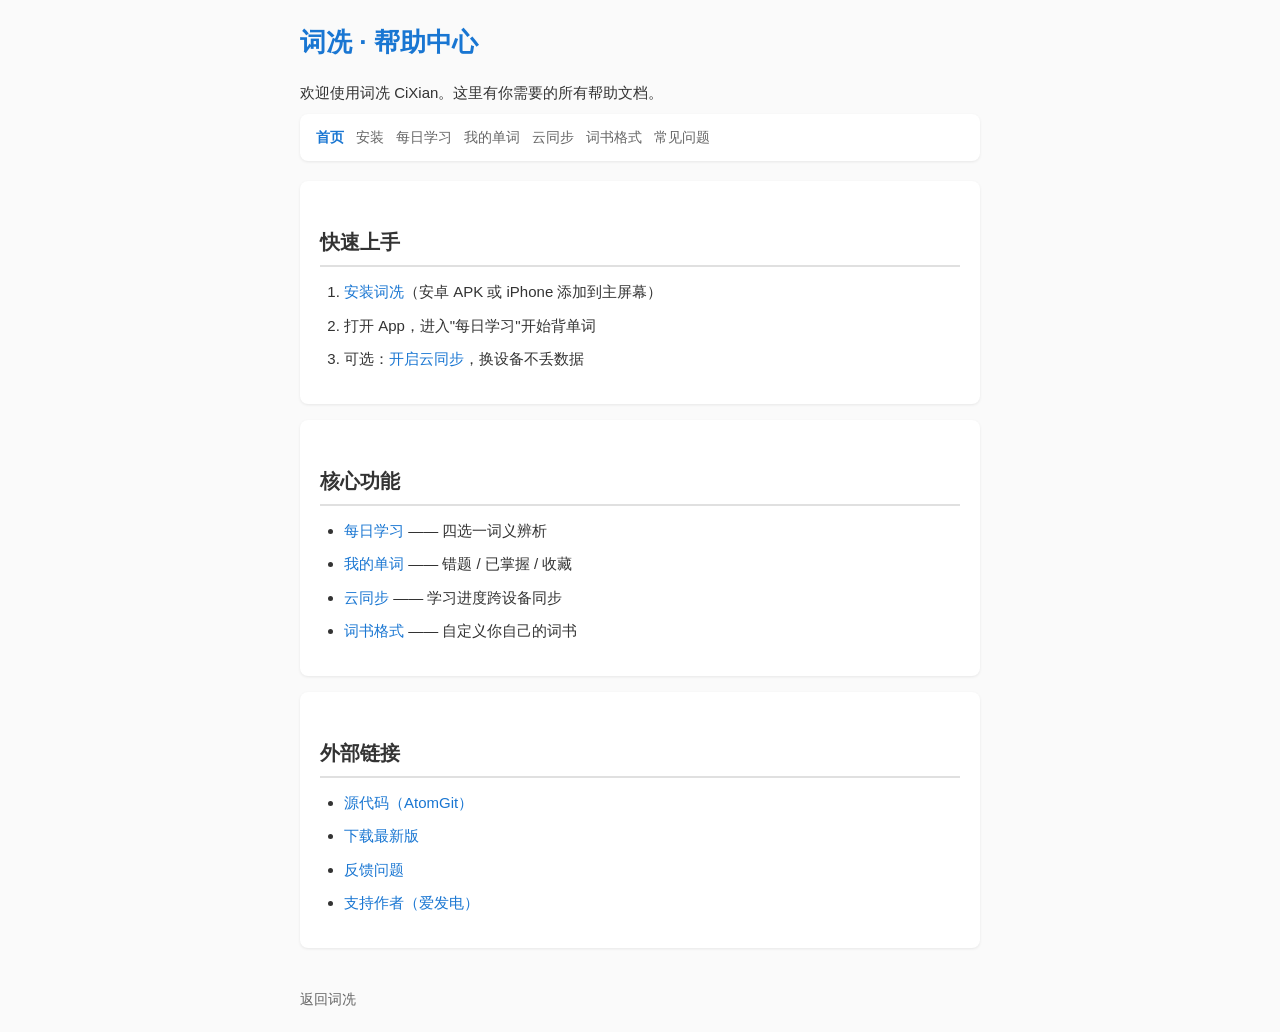
<file: web/docs/index.html>
<!DOCTYPE html>
<html lang="zh-CN">
<head>
  <meta charset="UTF-8">
  <meta name="viewport" content="width=device-width, initial-scale=1.0">
  <title>词冼 · 帮助中心</title>
  <link rel="stylesheet" href="style.css">
</head>
<body>
  <h1>词冼 · 帮助中心</h1>
  <p>欢迎使用词冼 CiXian。这里有你需要的所有帮助文档。</p>

  <div class="nav">
    <a href="index.html" class="active">首页</a>
    <a href="install.html">安装</a>
    <a href="daily.html">每日学习</a>
    <a href="my-words.html">我的单词</a>
    <a href="sync.html">云同步</a>
    <a href="wordbook.html">词书格式</a>
    <a href="faq.html">常见问题</a>
  </div>

  <div class="card">
    <h2>快速上手</h2>
    <ol>
      <li><a href="install.html">安装词冼</a>（安卓 APK 或 iPhone 添加到主屏幕）</li>
      <li>打开 App，进入"每日学习"开始背单词</li>
      <li>可选：<a href="sync.html">开启云同步</a>，换设备不丢数据</li>
    </ol>
  </div>

  <div class="card">
    <h2>核心功能</h2>
    <ul>
      <li><a href="daily.html">每日学习</a> —— 四选一词义辨析</li>
      <li><a href="my-words.html">我的单词</a> —— 错题 / 已掌握 / 收藏</li>
      <li><a href="sync.html">云同步</a> —— 学习进度跨设备同步</li>
      <li><a href="wordbook.html">词书格式</a> —— 自定义你自己的词书</li>
    </ul>
  </div>

  <div class="card">
    <h2>外部链接</h2>
    <ul>
      <li><a href="https://atomgit.com/choked-up-now/CiXian" target="_blank">源代码（AtomGit）</a></li>
      <li><a href="https://atomgit.com/choked-up-now/CiXian/releases" target="_blank">下载最新版</a></li>
      <li><a href="https://atomgit.com/choked-up-now/CiXian/issues" target="_blank">反馈问题</a></li>
      <li><a href="https://afdian.com/a/choked-up-now" target="_blank">支持作者（爱发电）</a></li>
    </ul>
  </div>

  <a class="back" href="/">返回词冼</a>
</body>
</html>
</file>
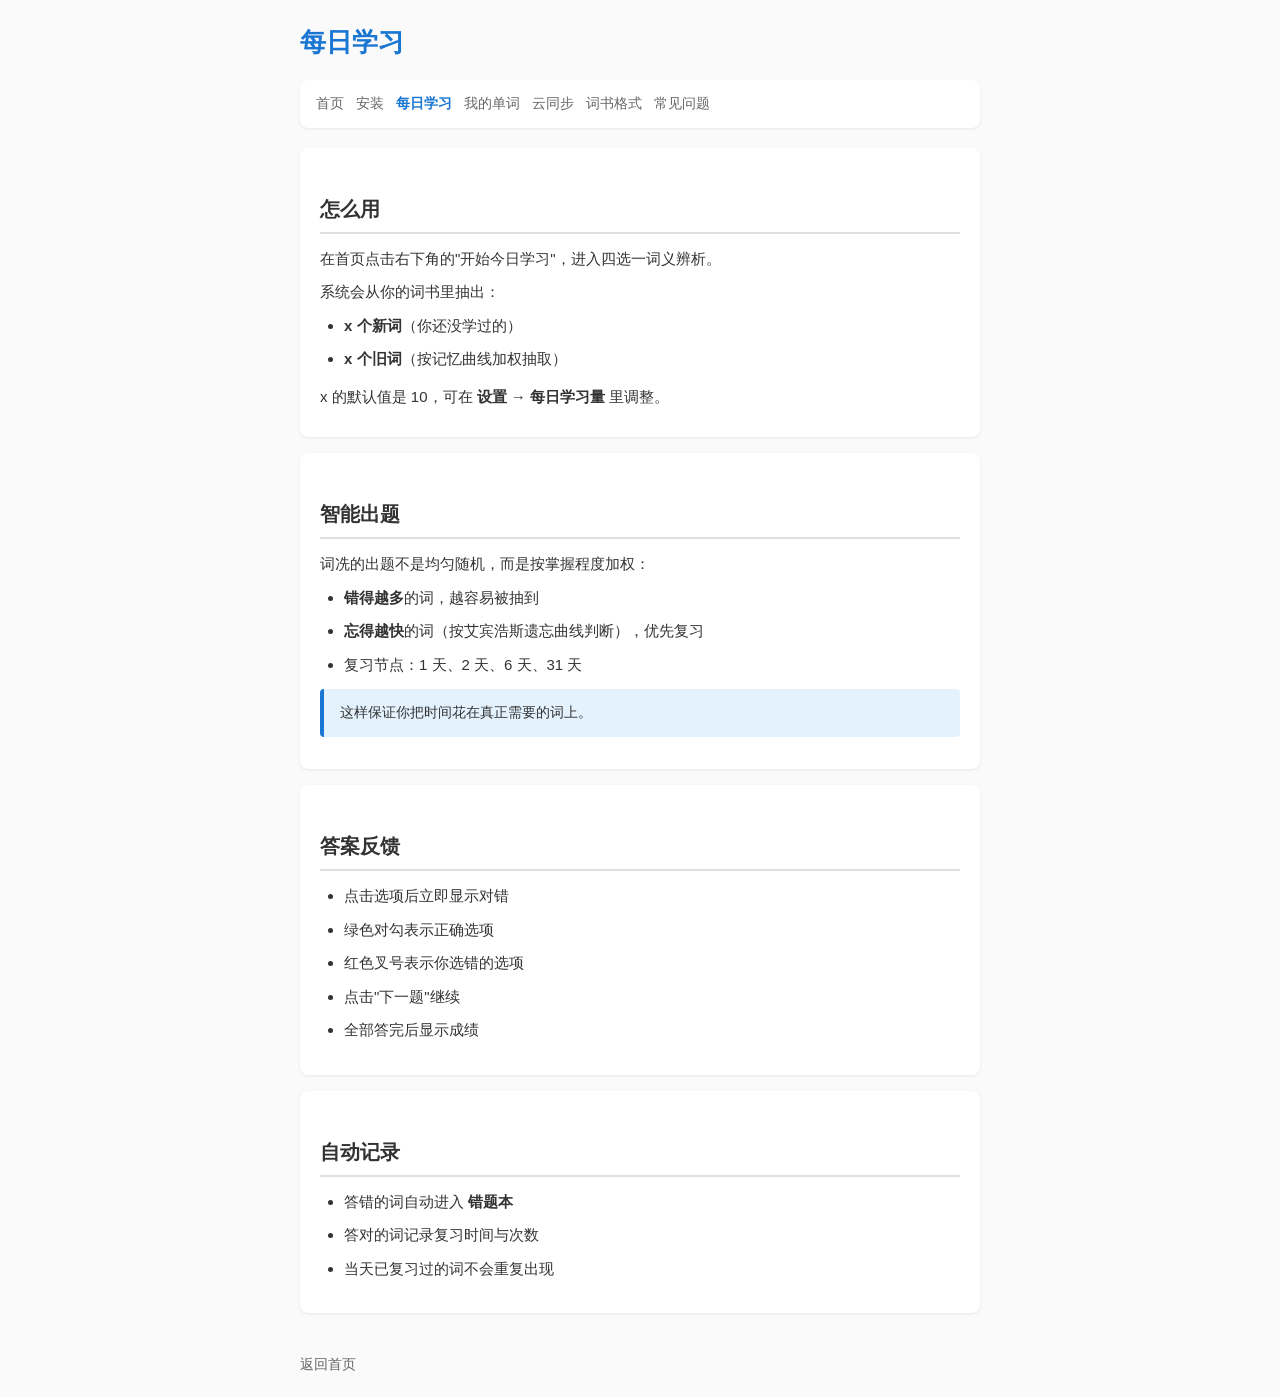
<file: web/docs/daliy.html>
<!DOCTYPE html>
<html lang="zh-CN">
<head>
  <meta charset="UTF-8">
  <meta name="viewport" content="width=device-width, initial-scale=1.0">
  <title>每日学习 · 词冼</title>
  <link rel="stylesheet" href="style.css">
</head>
<body>
  <h1>每日学习</h1>

  <div class="nav">
    <a href="index.html">首页</a>
    <a href="install.html">安装</a>
    <a href="daily.html" class="active">每日学习</a>
    <a href="my-words.html">我的单词</a>
    <a href="sync.html">云同步</a>
    <a href="wordbook.html">词书格式</a>
    <a href="faq.html">常见问题</a>
  </div>

  <div class="card">
    <h2>怎么用</h2>
    <p>在首页点击右下角的"开始今日学习"，进入四选一词义辨析。</p>
    <p>系统会从你的词书里抽出：</p>
    <ul>
      <li><b>x 个新词</b>（你还没学过的）</li>
      <li><b>x 个旧词</b>（按记忆曲线加权抽取）</li>
    </ul>
    <p>x 的默认值是 10，可在 <b>设置 → 每日学习量</b> 里调整。</p>
  </div>

  <div class="card">
    <h2>智能出题</h2>
    <p>词冼的出题不是均匀随机，而是按掌握程度加权：</p>
    <ul>
      <li><b>错得越多</b>的词，越容易被抽到</li>
      <li><b>忘得越快</b>的词（按艾宾浩斯遗忘曲线判断），优先复习</li>
      <li>复习节点：1 天、2 天、6 天、31 天</li>
    </ul>
    <div class="tip">这样保证你把时间花在真正需要的词上。</div>
  </div>

  <div class="card">
    <h2>答案反馈</h2>
    <ul>
      <li>点击选项后立即显示对错</li>
      <li>绿色对勾表示正确选项</li>
      <li>红色叉号表示你选错的选项</li>
      <li>点击"下一题"继续</li>
      <li>全部答完后显示成绩</li>
    </ul>
  </div>

  <div class="card">
    <h2>自动记录</h2>
    <ul>
      <li>答错的词自动进入 <b>错题本</b></li>
      <li>答对的词记录复习时间与次数</li>
      <li>当天已复习过的词不会重复出现</li>
    </ul>
  </div>

  <a class="back" href="index.html">返回首页</a>
</body>
</html>
</file>
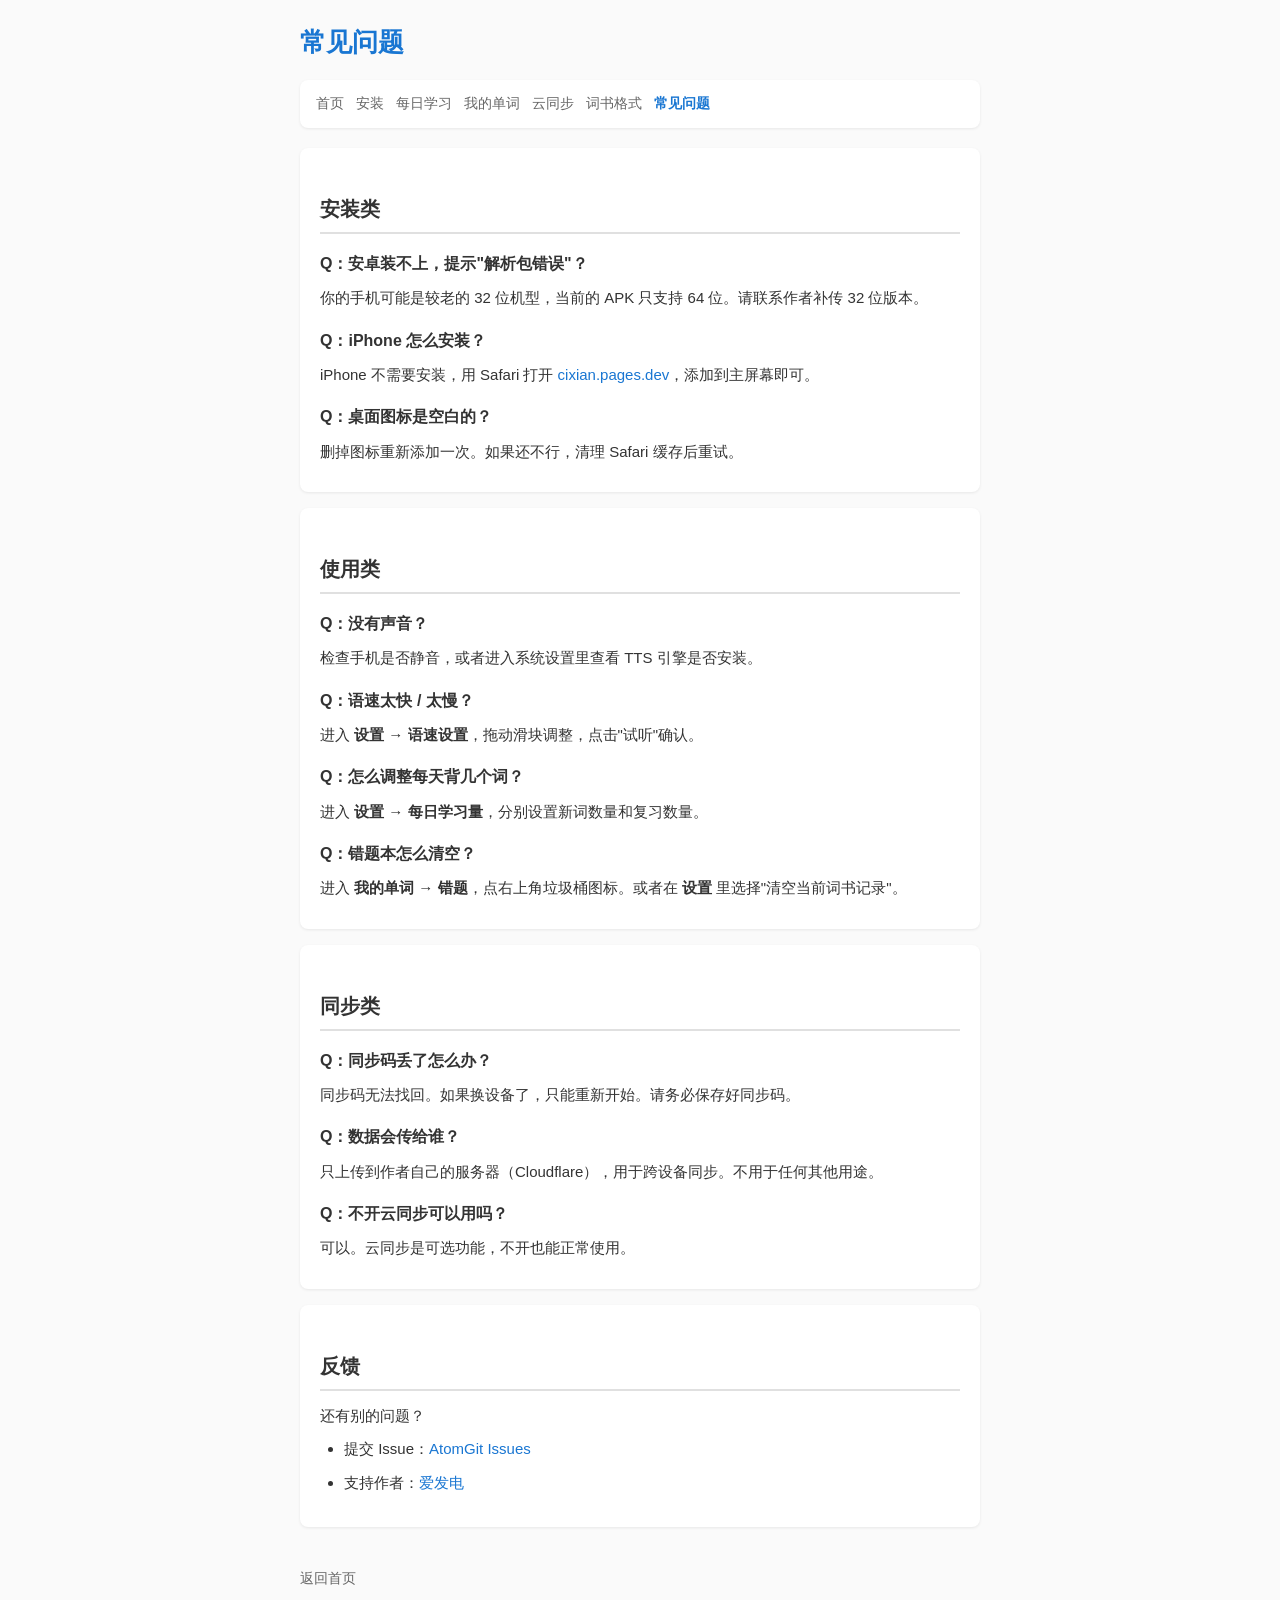
<file: web/docs/faq.html>
<!DOCTYPE html>
<html lang="zh-CN">
<head>
  <meta charset="UTF-8">
  <meta name="viewport" content="width=device-width, initial-scale=1.0">
  <title>常见问题 · 词冼</title>
  <link rel="stylesheet" href="style.css">
</head>
<body>
  <h1>常见问题</h1>

  <div class="nav">
    <a href="index.html">首页</a>
    <a href="install.html">安装</a>
    <a href="daily.html">每日学习</a>
    <a href="my-words.html">我的单词</a>
    <a href="sync.html">云同步</a>
    <a href="wordbook.html">词书格式</a>
    <a href="faq.html" class="active">常见问题</a>
  </div>

  <div class="card">
    <h2>安装类</h2>

    <h3>Q：安卓装不上，提示"解析包错误"？</h3>
    <p>你的手机可能是较老的 32 位机型，当前的 APK 只支持 64 位。请联系作者补传 32 位版本。</p>

    <h3>Q：iPhone 怎么安装？</h3>
    <p>iPhone 不需要安装，用 Safari 打开 <a href="https://cixian.pages.dev">cixian.pages.dev</a>，添加到主屏幕即可。</p>

    <h3>Q：桌面图标是空白的？</h3>
    <p>删掉图标重新添加一次。如果还不行，清理 Safari 缓存后重试。</p>
  </div>

  <div class="card">
    <h2>使用类</h2>

    <h3>Q：没有声音？</h3>
    <p>检查手机是否静音，或者进入系统设置里查看 TTS 引擎是否安装。</p>

    <h3>Q：语速太快 / 太慢？</h3>
    <p>进入 <b>设置 → 语速设置</b>，拖动滑块调整，点击"试听"确认。</p>

    <h3>Q：怎么调整每天背几个词？</h3>
    <p>进入 <b>设置 → 每日学习量</b>，分别设置新词数量和复习数量。</p>

    <h3>Q：错题本怎么清空？</h3>
    <p>进入 <b>我的单词 → 错题</b>，点右上角垃圾桶图标。或者在 <b>设置</b> 里选择"清空当前词书记录"。</p>
  </div>

  <div class="card">
    <h2>同步类</h2>

    <h3>Q：同步码丢了怎么办？</h3>
    <p>同步码无法找回。如果换设备了，只能重新开始。请务必保存好同步码。</p>

    <h3>Q：数据会传给谁？</h3>
    <p>只上传到作者自己的服务器（Cloudflare），用于跨设备同步。不用于任何其他用途。</p>

    <h3>Q：不开云同步可以用吗？</h3>
    <p>可以。云同步是可选功能，不开也能正常使用。</p>
  </div>

  <div class="card">
    <h2>反馈</h2>
    <p>还有别的问题？</p>
    <ul>
      <li>提交 Issue：<a href="https://atomgit.com/choked-up-now/CiXian/issues" target="_blank">AtomGit Issues</a></li>
      <li>支持作者：<a href="https://afdian.com/a/choked-up-now" target="_blank">爱发电</a></li>
    </ul>
  </div>

  <a class="back" href="index.html">返回首页</a>
</body>
</html>
</file>
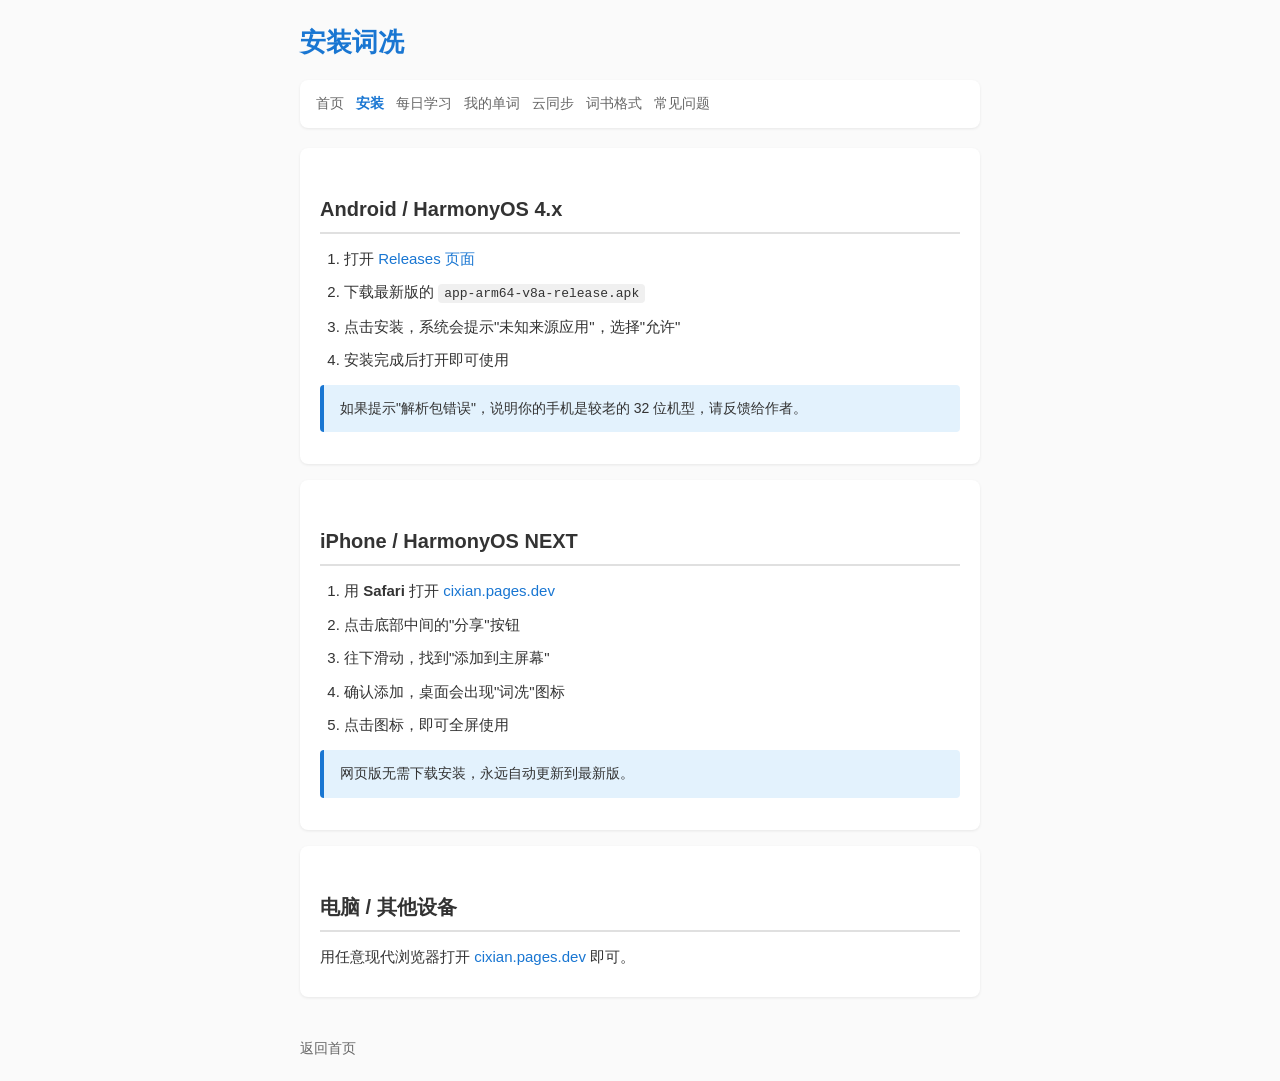
<file: web/docs/install.html>
<!DOCTYPE html>
<html lang="zh-CN">
<head>
  <meta charset="UTF-8">
  <meta name="viewport" content="width=device-width, initial-scale=1.0">
  <title>安装 · 词冼</title>
  <link rel="stylesheet" href="style.css">
</head>
<body>
  <h1>安装词冼</h1>

  <div class="nav">
    <a href="index.html">首页</a>
    <a href="install.html" class="active">安装</a>
    <a href="daily.html">每日学习</a>
    <a href="my-words.html">我的单词</a>
    <a href="sync.html">云同步</a>
    <a href="wordbook.html">词书格式</a>
    <a href="faq.html">常见问题</a>
  </div>

  <div class="card">
    <h2>Android / HarmonyOS 4.x</h2>
    <ol>
      <li>打开 <a href="https://atomgit.com/choked-up-now/CiXian/releases" target="_blank">Releases 页面</a></li>
      <li>下载最新版的 <code>app-arm64-v8a-release.apk</code></li>
      <li>点击安装，系统会提示"未知来源应用"，选择"允许"</li>
      <li>安装完成后打开即可使用</li>
    </ol>
    <div class="tip">如果提示"解析包错误"，说明你的手机是较老的 32 位机型，请反馈给作者。</div>
  </div>

  <div class="card">
    <h2>iPhone / HarmonyOS NEXT</h2>
    <ol>
      <li>用 <b>Safari</b> 打开 <a href="https://cixian.pages.dev" target="_blank">cixian.pages.dev</a></li>
      <li>点击底部中间的"分享"按钮</li>
      <li>往下滑动，找到"添加到主屏幕"</li>
      <li>确认添加，桌面会出现"词冼"图标</li>
      <li>点击图标，即可全屏使用</li>
    </ol>
    <div class="tip">网页版无需下载安装，永远自动更新到最新版。</div>
  </div>

  <div class="card">
    <h2>电脑 / 其他设备</h2>
    <p>用任意现代浏览器打开 <a href="https://cixian.pages.dev" target="_blank">cixian.pages.dev</a> 即可。</p>
  </div>

  <a class="back" href="index.html">返回首页</a>
</body>
</html>
</file>
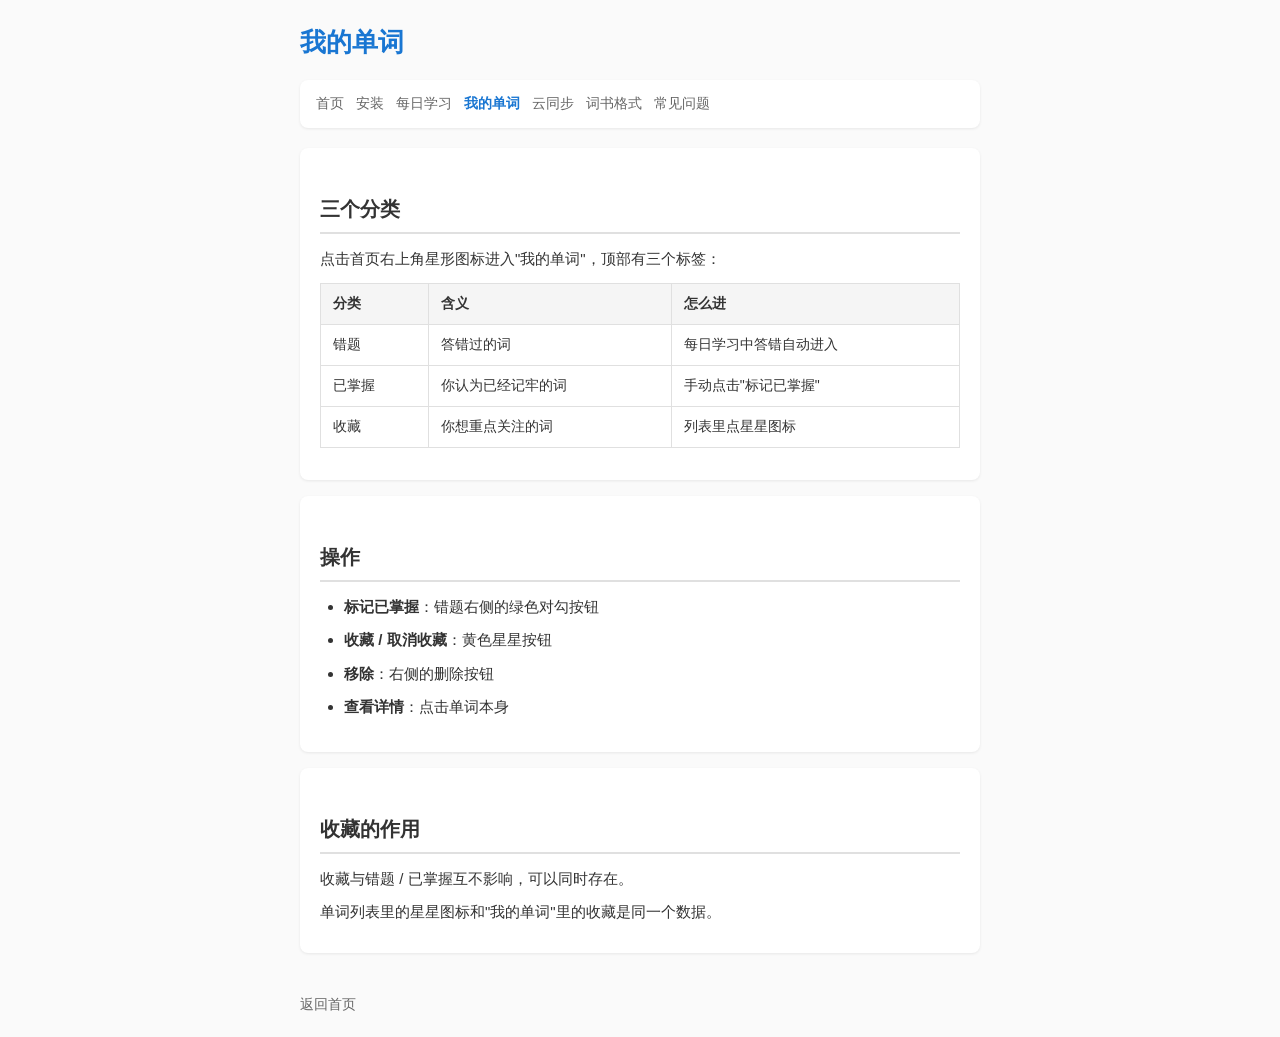
<file: web/docs/my-words.html>
<!DOCTYPE html>
<html lang="zh-CN">
<head>
  <meta charset="UTF-8">
  <meta name="viewport" content="width=device-width, initial-scale=1.0">
  <title>我的单词 · 词冼</title>
  <link rel="stylesheet" href="style.css">
</head>
<body>
  <h1>我的单词</h1>

  <div class="nav">
    <a href="index.html">首页</a>
    <a href="install.html">安装</a>
    <a href="daily.html">每日学习</a>
    <a href="my-words.html" class="active">我的单词</a>
    <a href="sync.html">云同步</a>
    <a href="wordbook.html">词书格式</a>
    <a href="faq.html">常见问题</a>
  </div>

  <div class="card">
    <h2>三个分类</h2>
    <p>点击首页右上角星形图标进入"我的单词"，顶部有三个标签：</p>
    <table>
      <tr>
        <th>分类</th>
        <th>含义</th>
        <th>怎么进</th>
      </tr>
      <tr>
        <td>错题</td>
        <td>答错过的词</td>
        <td>每日学习中答错自动进入</td>
      </tr>
      <tr>
        <td>已掌握</td>
        <td>你认为已经记牢的词</td>
        <td>手动点击"标记已掌握"</td>
      </tr>
      <tr>
        <td>收藏</td>
        <td>你想重点关注的词</td>
        <td>列表里点星星图标</td>
      </tr>
    </table>
  </div>

  <div class="card">
    <h2>操作</h2>
    <ul>
      <li><b>标记已掌握</b>：错题右侧的绿色对勾按钮</li>
      <li><b>收藏 / 取消收藏</b>：黄色星星按钮</li>
      <li><b>移除</b>：右侧的删除按钮</li>
      <li><b>查看详情</b>：点击单词本身</li>
    </ul>
  </div>

  <div class="card">
    <h2>收藏的作用</h2>
    <p>收藏与错题 / 已掌握互不影响，可以同时存在。</p>
    <p>单词列表里的星星图标和"我的单词"里的收藏是同一个数据。</p>
  </div>

  <a class="back" href="index.html">返回首页</a>
</body>
</html>
</file>
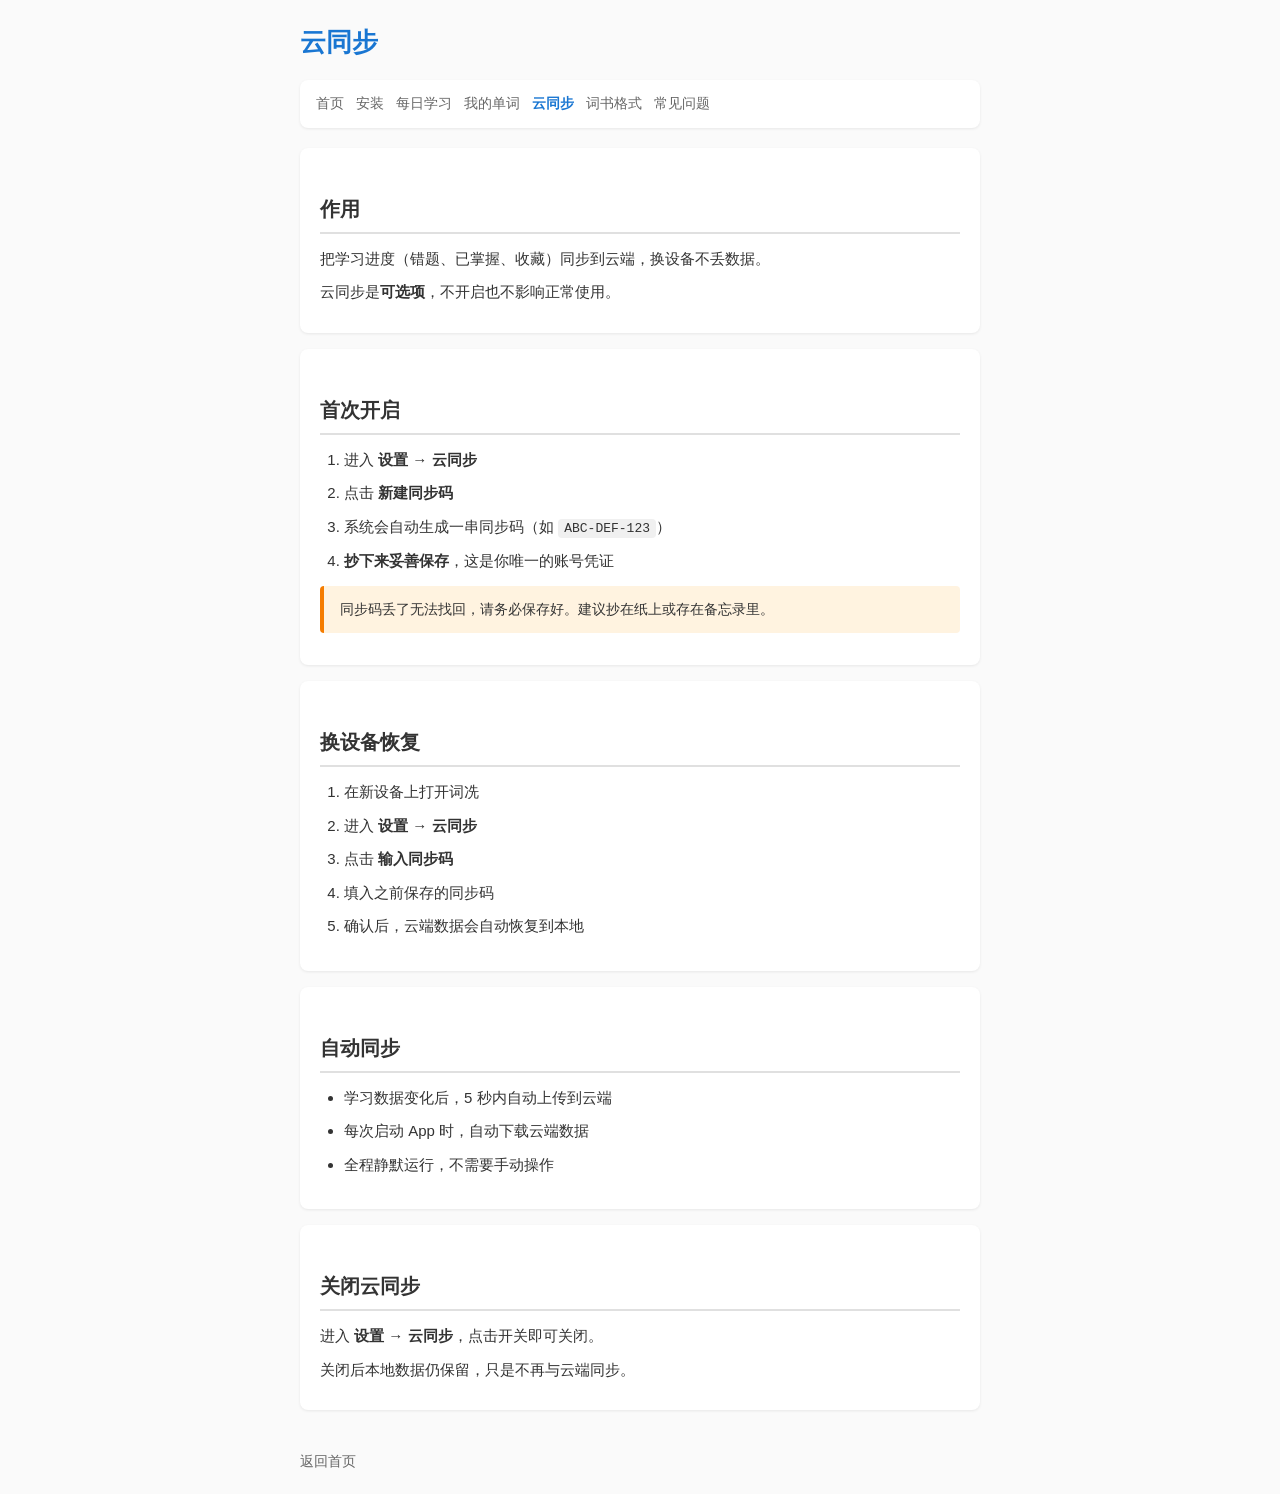
<file: web/docs/sync.html>
<!DOCTYPE html>
<html lang="zh-CN">
<head>
  <meta charset="UTF-8">
  <meta name="viewport" content="width=device-width, initial-scale=1.0">
  <title>云同步 · 词冼</title>
  <link rel="stylesheet" href="style.css">
</head>
<body>
  <h1>云同步</h1>

  <div class="nav">
    <a href="index.html">首页</a>
    <a href="install.html">安装</a>
    <a href="daily.html">每日学习</a>
    <a href="my-words.html">我的单词</a>
    <a href="sync.html" class="active">云同步</a>
    <a href="wordbook.html">词书格式</a>
    <a href="faq.html">常见问题</a>
  </div>

  <div class="card">
    <h2>作用</h2>
    <p>把学习进度（错题、已掌握、收藏）同步到云端，换设备不丢数据。</p>
    <p>云同步是<b>可选项</b>，不开启也不影响正常使用。</p>
  </div>

  <div class="card">
    <h2>首次开启</h2>
    <ol>
      <li>进入 <b>设置 → 云同步</b></li>
      <li>点击 <b>新建同步码</b></li>
      <li>系统会自动生成一串同步码（如 <code>ABC-DEF-123</code>）</li>
      <li><b>抄下来妥善保存</b>，这是你唯一的账号凭证</li>
    </ol>
    <div class="warn">同步码丢了无法找回，请务必保存好。建议抄在纸上或存在备忘录里。</div>
  </div>

  <div class="card">
    <h2>换设备恢复</h2>
    <ol>
      <li>在新设备上打开词冼</li>
      <li>进入 <b>设置 → 云同步</b></li>
      <li>点击 <b>输入同步码</b></li>
      <li>填入之前保存的同步码</li>
      <li>确认后，云端数据会自动恢复到本地</li>
    </ol>
  </div>

  <div class="card">
    <h2>自动同步</h2>
    <ul>
      <li>学习数据变化后，5 秒内自动上传到云端</li>
      <li>每次启动 App 时，自动下载云端数据</li>
      <li>全程静默运行，不需要手动操作</li>
    </ul>
  </div>

  <div class="card">
    <h2>关闭云同步</h2>
    <p>进入 <b>设置 → 云同步</b>，点击开关即可关闭。</p>
    <p>关闭后本地数据仍保留，只是不再与云端同步。</p>
  </div>

  <a class="back" href="index.html">返回首页</a>
</body>
</html>
</file>
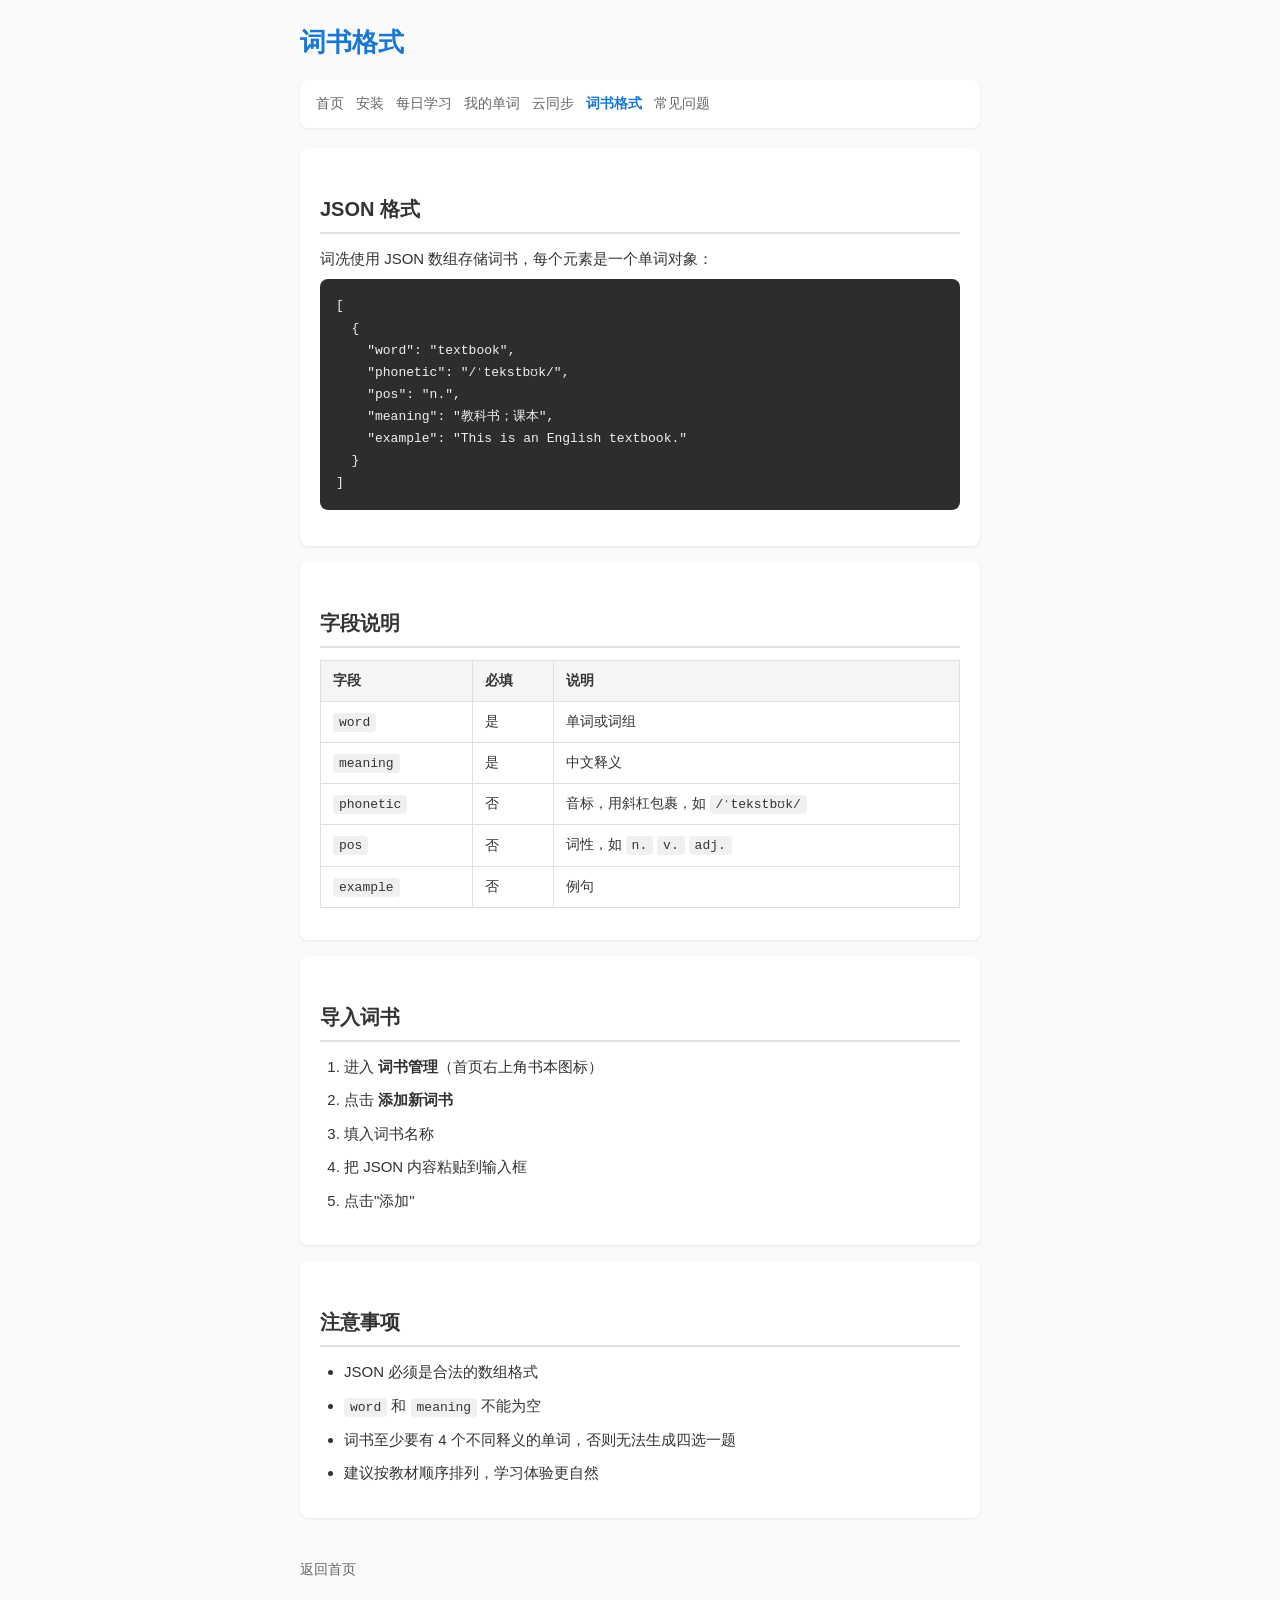
<file: web/docs/wordbook.html>
<!DOCTYPE html>
<html lang="zh-CN">
<head>
  <meta charset="UTF-8">
  <meta name="viewport" content="width=device-width, initial-scale=1.0">
  <title>词书格式 · 词冼</title>
  <link rel="stylesheet" href="style.css">
</head>
<body>
  <h1>词书格式</h1>

  <div class="nav">
    <a href="index.html">首页</a>
    <a href="install.html">安装</a>
    <a href="daily.html">每日学习</a>
    <a href="my-words.html">我的单词</a>
    <a href="sync.html">云同步</a>
    <a href="wordbook.html" class="active">词书格式</a>
    <a href="faq.html">常见问题</a>
  </div>

  <div class="card">
    <h2>JSON 格式</h2>
    <p>词冼使用 JSON 数组存储词书，每个元素是一个单词对象：</p>
<pre><code>[
  {
    "word": "textbook",
    "phonetic": "/ˈtekstbʊk/",
    "pos": "n.",
    "meaning": "教科书；课本",
    "example": "This is an English textbook."
  }
]</code></pre>
  </div>

  <div class="card">
    <h2>字段说明</h2>
    <table>
      <tr>
        <th>字段</th>
        <th>必填</th>
        <th>说明</th>
      </tr>
      <tr>
        <td><code>word</code></td>
        <td>是</td>
        <td>单词或词组</td>
      </tr>
      <tr>
        <td><code>meaning</code></td>
        <td>是</td>
        <td>中文释义</td>
      </tr>
      <tr>
        <td><code>phonetic</code></td>
        <td>否</td>
        <td>音标，用斜杠包裹，如 <code>/ˈtekstbʊk/</code></td>
      </tr>
      <tr>
        <td><code>pos</code></td>
        <td>否</td>
        <td>词性，如 <code>n.</code> <code>v.</code> <code>adj.</code></td>
      </tr>
      <tr>
        <td><code>example</code></td>
        <td>否</td>
        <td>例句</td>
      </tr>
    </table>
  </div>

  <div class="card">
    <h2>导入词书</h2>
    <ol>
      <li>进入 <b>词书管理</b>（首页右上角书本图标）</li>
      <li>点击 <b>添加新词书</b></li>
      <li>填入词书名称</li>
      <li>把 JSON 内容粘贴到输入框</li>
      <li>点击"添加"</li>
    </ol>
  </div>

  <div class="card">
    <h2>注意事项</h2>
    <ul>
      <li>JSON 必须是合法的数组格式</li>
      <li><code>word</code> 和 <code>meaning</code> 不能为空</li>
      <li>词书至少要有 4 个不同释义的单词，否则无法生成四选一题</li>
      <li>建议按教材顺序排列，学习体验更自然</li>
    </ul>
  </div>

  <a class="back" href="index.html">返回首页</a>
</body>
</html>
</file>
<file: web/docs/style.css>
* {
  box-sizing: border-box;
  margin: 0;
  padding: 0;
}

body {
  font-family: -apple-system, BlinkMacSystemFont, "PingFang SC",
               "Microsoft YaHei", sans-serif;
  line-height: 1.7;
  color: #333;
  background: #fafafa;
  padding: 20px;
  max-width: 720px;
  margin: 0 auto;
}

h1 {
  font-size: 26px;
  margin-bottom: 16px;
  color: #1976d2;
}

h2 {
  font-size: 20px;
  margin: 24px 0 12px;
  padding-bottom: 6px;
  border-bottom: 2px solid #e0e0e0;
}

h3 {
  font-size: 16px;
  margin: 16px 0 8px;
}

p, li {
  font-size: 15px;
  margin-bottom: 8px;
}

ul, ol {
  padding-left: 24px;
  margin-bottom: 12px;
}

a {
  color: #1976d2;
  text-decoration: none;
}

a:hover {
  text-decoration: underline;
}

code {
  background: #f0f0f0;
  padding: 2px 6px;
  border-radius: 4px;
  font-family: "SF Mono", Consolas, monospace;
  font-size: 13px;
}

pre {
  background: #2d2d2d;
  color: #f0f0f0;
  padding: 16px;
  border-radius: 8px;
  overflow-x: auto;
  margin-bottom: 16px;
}

pre code {
  background: none;
  color: inherit;
  padding: 0;
}

.nav {
  background: white;
  padding: 12px 16px;
  border-radius: 8px;
  margin-bottom: 20px;
  box-shadow: 0 1px 3px rgba(0,0,0,0.08);
  display: flex;
  flex-wrap: wrap;
  gap: 12px;
}

.nav a {
  font-size: 14px;
  color: #666;
}

.nav a.active {
  color: #1976d2;
  font-weight: 600;
}

.card {
  background: white;
  padding: 20px;
  border-radius: 8px;
  margin-bottom: 16px;
  box-shadow: 0 1px 3px rgba(0,0,0,0.08);
}

.tip {
  background: #e3f2fd;
  border-left: 4px solid #1976d2;
  padding: 12px 16px;
  border-radius: 4px;
  margin: 12px 0;
  font-size: 14px;
}

.warn {
  background: #fff3e0;
  border-left: 4px solid #f57c00;
  padding: 12px 16px;
  border-radius: 4px;
  margin: 12px 0;
  font-size: 14px;
}

table {
  width: 100%;
  border-collapse: collapse;
  margin: 12px 0;
  font-size: 14px;
}

th, td {
  border: 1px solid #e0e0e0;
  padding: 8px 12px;
  text-align: left;
}

th {
  background: #f5f5f5;
  font-weight: 600;
}

.back {
  display: inline-block;
  margin-top: 24px;
  color: #666;
  font-size: 14px;
}
</file>
